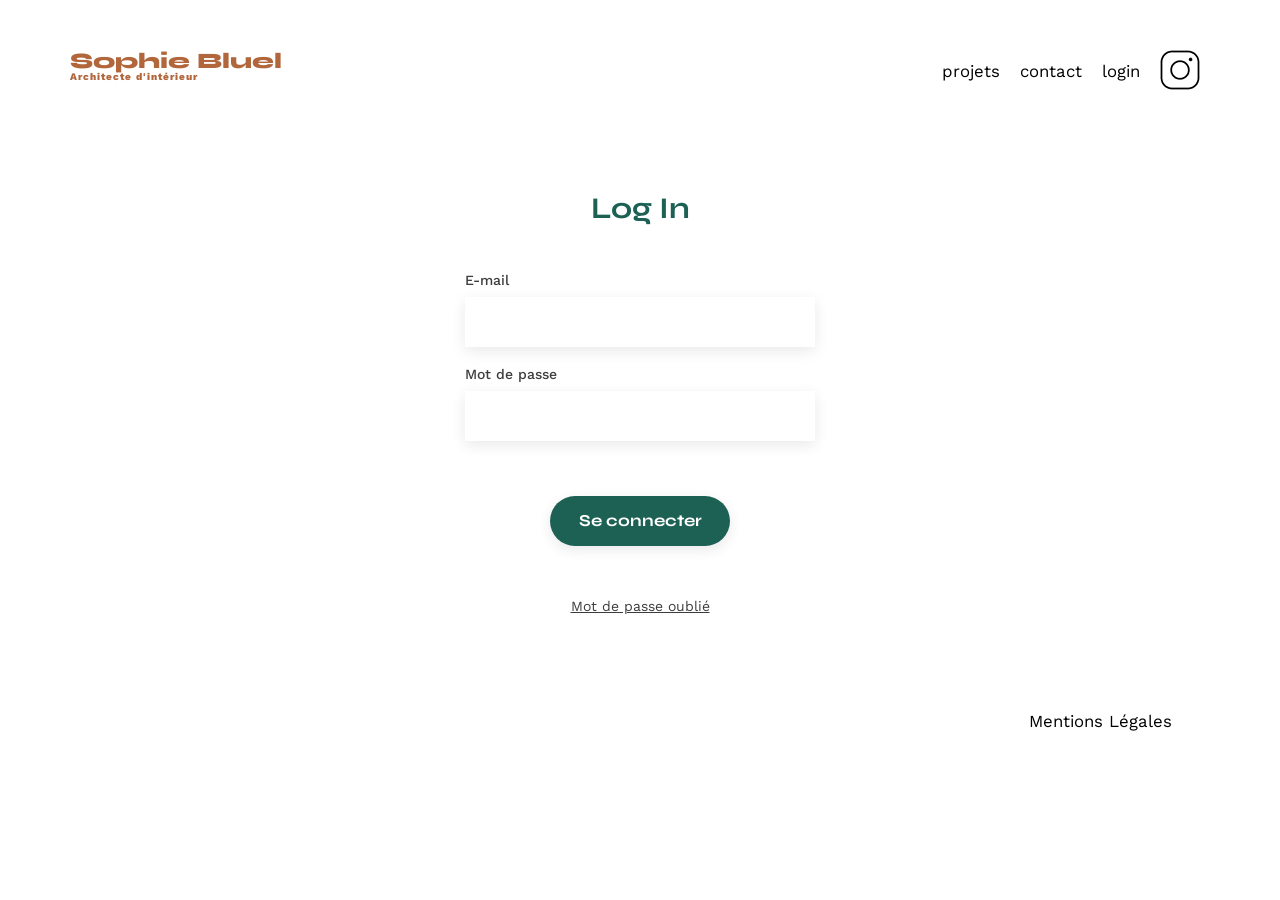
<file: FrontEnd/login.html>
<!DOCTYPE html>
<html lang="fr">
<head>
	<meta charset="UTF-8">
	<title>Sophie Bluel - Connexion</title>
	<meta name="viewport" content="width=device-width, initial-scale=1.0">
	<link rel="preconnect" href="https://fonts.googleapis.com">
	<link rel="preconnect" href="https://fonts.gstatic.com" crossorigin>
	<link href="https://fonts.googleapis.com/css2?family=Syne:wght@700;800&family=Work+Sans&display=swap" rel="stylesheet">
	<link rel="stylesheet" href="./assets/style.css">
	<script src="./assets/login.js" defer></script>
</head>
<body>
<header>
	<a href="index.html" class="logo-link">
		<h1>Sophie Bluel <span>Architecte d'intérieur</span></h1>
	</a>
	<nav>
		<ul>
			<li><a href="index.html">projets</a></li>
			<li><a href="index.html#contact">contact</a></li>
			<li><a href="login.html" class="active">login</a></li>
			<li><img src="./assets/icons/instagram.png" alt="Instagram"></li>
		</ul>
	</nav>
</header>
<main>
	<section id="login">
		<h2>Log In</h2>
		<form id="login-form">
			<label for="email">E-mail</label>
			<input type="email" name="email" id="email" required>
			
			<label for="password">Mot de passe</label>
			<input type="password" name="password" id="password" required>
			
            <p id="error-msg" class="error"></p>
			
			<input type="submit" value="Se connecter">
			<a href="#" class="forgot-pwd">Mot de passe oublié</a>
		</form>
	</section>
</main>

<footer>
	<nav>
		<ul>
			<li>Mentions Légales</li>
		</ul>
	</nav>
</footer>
</body>
</html>
</file>
<file: FrontEnd/assets/style.css>
/* http://meyerweb.com/eric/tools/css/reset/
   v2.0 | 20110126
   License: none (public domain)
*/

html, body, div, span, applet, object, iframe,
h1, h2, h3, h4, h5, h6, p, blockquote, pre,
a, abbr, acronym, address, big, cite, code,
del, dfn, em, img, ins, kbd, q, s, samp,
small, strike, strong, sub, sup, tt, var,
b, u, i, center,
dl, dt, dd, ol, ul, li,
fieldset, form, label, legend,
table, caption, tbody, tfoot, thead, tr, th, td,
article, aside, canvas, details, embed,
figure, figcaption, footer, header, hgroup,
menu, nav, output, ruby, section, summary,
time, mark, audio, video {
	margin: 0;
	padding: 0;
	border: 0;
	font-size: 100%;
	font: inherit;
	vertical-align: baseline;
}
/* HTML5 display-role reset for older browsers */
article, aside, details, figcaption, figure,
footer, header, hgroup, menu, nav, section {
	display: block;
}
body {
	line-height: 1;
}
ol, ul {
	list-style: none;
}
blockquote, q {
	quotes: none;
}
blockquote:before, blockquote:after,
q:before, q:after {
	content: '';
	content: none;
}
table {
	border-collapse: collapse;
	border-spacing: 0;
}
/** end reset css**/
body {
	max-width: 1140px;
	margin:auto;
	font-family: 'Work Sans' ;
	font-size: 14px;
}
header {
	display: flex;
	justify-content: space-between;
	margin: 50px 0
}
section {
	margin: 50px 0
}

h1{
	display: flex;
	flex-direction: column;
	font-family: 'Syne';
	font-size: 22px;
	font-weight: 800;
	color: #B1663C
}

h1 > span {
	font-family: 'Work Sans';
	font-size:10px;
	letter-spacing: 0.1em;
;
}

h2{
	font-family: 'Syne';
	font-weight: 700;
	font-size: 30px;
	color: #1D6154
}
nav ul {
	display: flex;
	align-items: center;
	list-style-type: none;

}
nav li {
	padding: 0 10px;
	font-size: 1.2em;
}

li:hover {
	color: #B1663C;
}
#introduction {
	display: flex;
	align-items: center;
}
#introduction figure {
	flex: 1
}
#introduction img {
	display: block;
	margin: auto;
	width: 80%;
}

#introduction article {
	flex: 1
}
#introduction h2 {
	margin-bottom: 1em;
}

#introduction p {
	margin-bottom: 0.5em;
}
#portfolio h2 {
	text-align: center;
	margin-bottom: 1em;
}
.gallery {
	width: 100%;
	display: grid;
	grid-template-columns: 1fr 1fr 1fr;
	grid-column-gap: 20px;
	grid-row-gap: 20px;
}

.gallery img {
	width: 100%;

}
#contact {
	width: 50%;
margin: auto;
}
#contact > * {
	text-align: center;

}
#contact h2{
	margin-bottom: 20px;
}
#contact form {
	text-align: left;
	margin-top:30px;
	display: flex;
	flex-direction: column;
}

#contact input {
	height: 50px;
	font-size: 1.2em;
	border: none;
	box-shadow: 0px 4px 14px rgba(0, 0, 0, 0.09);
}
#contact label {
	margin: 2em 0 1em 0;
}
#contact textarea {
	border: none;
	box-shadow: 0px 4px 14px rgba(0, 0, 0, 0.09);
}

input[type="submit"]{
	font-family: 'Syne';
	font-weight: 700;
	color: white;
	background-color: #1D6154;
	margin : 2em auto ;
	width: 180px;
	text-align: center;
	border-radius: 60px ;
}

footer nav ul {
	display: flex;
	justify-content: flex-end;
	margin: 2em
}

/* Filters */
.filters {
	display: flex;
	justify-content: center;
	gap: 10px;
	margin-bottom: 50px;
}

.filter-btn {
	font-family: 'Syne';
	font-weight: 700;
	color: #1D6154;
	background-color: white;
	border: 1px solid #1D6154;
	border-radius: 60px;
	padding: 10px 20px;
	cursor: pointer;
	font-size: 16px;
	transition: all 0.2s ease-in-out;
}

.filter-btn:hover, .filter-btn.active {
	background-color: #1D6154;
	color: white;
}

/* General */
a {
	text-decoration: none;
	color: inherit;
}

/* Login */
#login {
	display: flex;
	flex-direction: column;
	align-items: center;
	margin: 100px 0;
}
#login h2 {
	margin-bottom: 30px;
}
#login form {
	display: flex;
	flex-direction: column;
	width: 350px;
}
#login label {
	margin-top: 20px;
	margin-bottom: 10px;
	color: #3D3D3D;
	font-weight: 500;
}
#login input {
	height: 50px;
	border: none;
	box-shadow: 0px 4px 14px rgba(0, 0, 0, 0.09);
	font-size: 1.2em;
	padding: 0 15px;
}
#login input[type="submit"] {
	background-color: #1D6154;
	color: white;
	border-radius: 60px;
	margin-top: 40px;
	cursor: pointer;
	font-family: 'Syne';
	font-weight: 700;
}
.forgot-pwd {
	text-align: center;
	margin-top: 20px;
	color: #3D3D3D;
	text-decoration: underline;
}
.error {
	color: red;
	text-align: center;
	margin-top: 15px;
	font-weight: bold;
}

/* Admin Bar */
.admin-bar {
	background-color: black;
	color: white;
	display: flex;
	justify-content: center;
	align-items: center;
	padding: 15px;
	gap: 10px;
}

/* Portfolio Header */
.portfolio-header {
	display: flex;
	justify-content: center;
	align-items: center;
	gap: 20px;
	margin-bottom: 20px;
}
.portfolio-header h2 {
	margin-bottom: 0;
}
.edit-btn {
	background: none;
	border: none;
	cursor: pointer;
	font-family: 'Work Sans';
	font-size: 14px;
	display: flex;
	align-items: center;
	gap: 5px;
}

/* Modal */
.modal {
	position: fixed;
	top: 0;
	left: 0;
	width: 100%;
	height: 100%;
	background-color: rgba(0, 0, 0, 0.3);
	display: flex;
	justify-content: center;
	align-items: center;
	z-index: 10;
}
.modal-wrapper {
	background-color: white;
	width: 630px;
	border-radius: 10px;
	padding: 60px;
	position: relative;
	box-sizing: border-box;
}
.close-modal, .back-modal {
	position: absolute;
	top: 20px;
	background: none;
	border: none;
	font-size: 20px;
	cursor: pointer;
}
.close-modal { right: 20px; }
.back-modal { left: 20px; }
.modal-title {
	font-family: 'Work Sans';
	font-size: 26px;
	text-align: center;
	margin-bottom: 40px;
	font-weight: 400;
}
.modal-gallery {
	display: flex;
	flex-wrap: wrap;
	gap: 10px;
	margin-bottom: 40px;
}
.modal-gallery figure {
	position: relative;
	width: calc(20% - 10px);
}
.modal-gallery img {
	width: 100%;
	display: block;
}
.delete-btn {
	position: absolute;
	top: 5px;
	right: 5px;
	background-color: black;
	color: white;
	border: none;
	border-radius: 2px;
	width: 17px;
	height: 17px;
	cursor: pointer;
	display: flex;
	justify-content: center;
	align-items: center;
	font-size: 10px;
}
.add-photo-btn {
	background-color: #1D6154;
	color: white;
	border: none;
	border-radius: 60px;
	padding: 10px 40px;
	font-family: 'Syne';
	font-weight: 700;
	display: block;
	margin: 0 auto;
	cursor: pointer;
}
hr {
	border: 0;
	border-top: 1px solid #B3B3B3;
	margin-bottom: 20px;
}

/* Form Add Project */
#add-project-form {
	display: flex;
	flex-direction: column;
}
.file-upload-container {
	background-color: #E8F1F6;
	display: flex;
	flex-direction: column;
	align-items: center;
	justify-content: center;
	height: 170px;
	border-radius: 3px;
	margin-bottom: 30px;
	position: relative;
	overflow: hidden;
}
.file-icon {
	font-size: 50px;
	color: #B9C5CC;
	margin-bottom: 10px;
}
.upload-btn {
	background-color: #CBD6DC;
	color: #306685;
	border-radius: 50px;
	padding: 10px 30px;
	cursor: pointer;
	font-weight: 500;
	margin-bottom: 5px;
}
.file-info {
	font-size: 10px;
	color: #444444;
}
#image-preview {
	position: absolute;
	top: 0;
	left: 0;
	width: 100%;
	height: 100%;
	object-fit: cover;
	z-index: 5;
}
.form-group {
	display: flex;
	flex-direction: column;
	margin-bottom: 20px;
}
.form-group label {
	margin-bottom: 10px;
	color: #3D3D3D;
	font-weight: 500;
}
.form-group input, .form-group select {
	height: 50px;
	border: none;
	box-shadow: 0px 4px 14px rgba(0, 0, 0, 0.09);
	padding: 0 15px;
}
.submit-btn {
	background-color: #1D6154;
	color: white;
	border: none;
	border-radius: 60px;
	padding: 10px 40px;
	font-family: 'Syne';
	font-weight: 700;
	display: block;
	margin: 0 auto;
	cursor: pointer;
	width: 230px;
}
.submit-btn:disabled {
	background-color: #A7A7A7;
	cursor: not-allowed;
}
</file>
